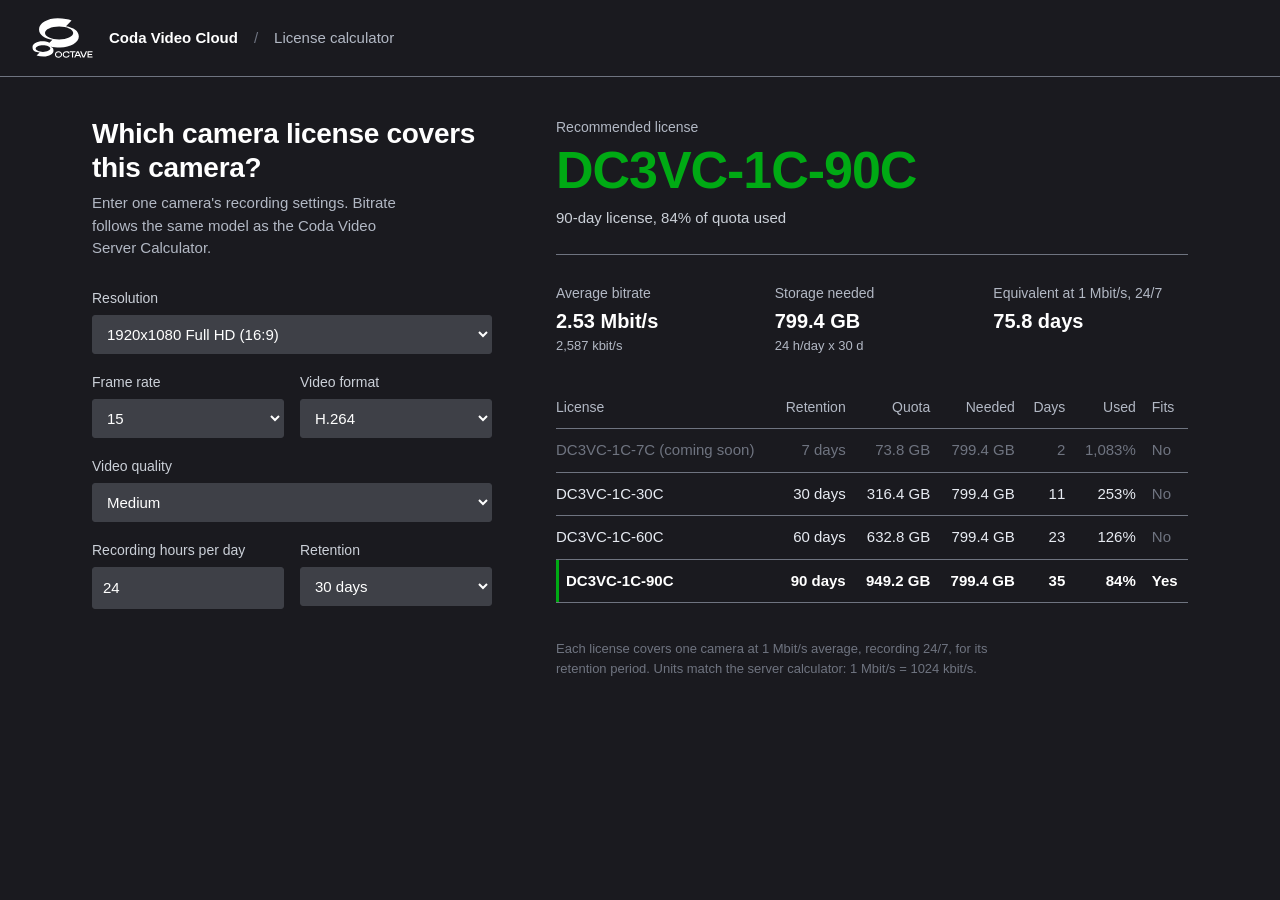
<file: index.html>
<!DOCTYPE html>
<html lang="en">
<head>
  <meta charset="utf-8">
  <meta name="viewport" content="width=device-width, initial-scale=1">
  <title>Coda Video Cloud License Calculator</title>
  <link rel="stylesheet" href="css/style.css">
</head>
<body>
  <header class="topbar">
    <img class="logo" src="assets/octave-logo.svg" alt="Octave" width="61" height="40">
    <span class="product">Coda Video Cloud</span>
    <span class="tool">License calculator</span>
  </header>

  <main class="layout">
    <form id="calc" class="inputs" autocomplete="off">
      <h1>Which camera license covers this camera?</h1>
      <p class="lead">Enter one camera's recording settings. Bitrate follows the same model as the Coda Video Server Calculator.</p>

      <div class="field">
        <label for="resolution">Resolution</label>
        <select id="resolution" name="resolution"></select>
      </div>
      <div class="row">
        <div class="field">
          <label for="fps">Frame rate</label>
          <select id="fps" name="fps"></select>
        </div>
        <div class="field">
          <label for="codec">Video format</label>
          <select id="codec" name="codec">
            <option value="H.264">H.264</option>
            <option value="H.265">H.265</option>
          </select>
        </div>
      </div>
      <div class="field">
        <label for="quality">Video quality</label>
        <select id="quality" name="quality">
          <option value="Low">Low</option>
          <option value="Medium" selected>Medium</option>
          <option value="High">High</option>
          <option value="Custom">Custom bitrate</option>
        </select>
      </div>
      <div id="customWrap" class="field hidden">
        <label for="customKbps">Average bitrate, kbit/s</label>
        <input id="customKbps" name="customKbps" type="number" min="1" step="1" value="1024">
      </div>
      <div class="row">
        <div class="field">
          <label for="hours">Recording hours per day</label>
          <input id="hours" name="hours" type="number" min="1" max="24" step="1" value="24">
        </div>
        <div class="field">
          <label for="retention">Retention</label>
          <select id="retention" name="retention"></select>
        </div>
      </div>
    </form>

    <section class="results" aria-live="polite">
      <div id="recommend" class="recommend">
        <p class="recommend-label">Recommended license</p>
        <p id="sku" class="sku">-</p>
        <p id="skuNote" class="note"></p>
      </div>

      <dl class="stats">
        <div><dt>Average bitrate</dt><dd id="bitrate">-</dd></div>
        <div><dt>Storage needed</dt><dd id="storage">-</dd></div>
        <div><dt>Equivalent at 1 Mbit/s, 24/7</dt><dd id="equivDays">-</dd></div>
      </dl>

      <table class="tiers">
        <thead>
          <tr><th>License</th><th class="num">Retention</th><th class="num">Quota</th><th class="num">Needed</th><th class="num">Days</th><th class="num">Used</th><th>Fits</th></tr>
        </thead>
        <tbody id="tierRows"></tbody>
      </table>

      <div id="over" class="over hidden">
        <h2>No license covers these settings</h2>
        <p id="overDays"></p>
        <p id="overLimit"></p>
        <p>Highest frame rate per quality that fits DC3VC-1C-90C at this resolution and format:</p>
        <ul id="hints"></ul>
      </div>

      <p class="footnote">Each license covers one camera at 1 Mbit/s average, recording 24/7, for its retention period. Units match the server calculator: 1 Mbit/s = 1024 kbit/s.</p>
    </section>
  </main>

  <script type="module" src="js/app.js"></script>
</body>
</html>
</file>
<file: css/style.css>
:root {
  --black: #1A1A1F;
  --gray5: #3E4047;
  --gray4: #6F7480;
  --gray3: #B2B8C4;
  --gray2: #CBD0D8;
  --gray1: #E7EBF2;
  --white: #FFFFFF;
  --aqua: #00FFFF;
  --green: #4FFF00;
  --orange: #F46600;
  --pink: #FF00C7;
  --datagreen: #00AA14;
  --line: #6F7480;
}

* { box-sizing: border-box; }

html { background: var(--black); }
body {
  margin: 0;
  font-family: Aptos, "Segoe UI Variable", "Segoe UI", -apple-system, BlinkMacSystemFont, Helvetica, Arial, sans-serif;
  font-size: 15px;
  line-height: 1.5;
  color: var(--gray1);
  background: var(--black);
}

.topbar {
  display: flex;
  align-items: center;
  gap: 16px;
  padding: 18px 32px;
  border-bottom: 1px solid var(--line);
}
.logo { display: block; color: var(--white); }
.product { font-weight: 600; color: var(--white); }
.tool { color: var(--gray3); }
.tool::before { content: "/"; color: var(--gray4); margin-right: 16px; }

.layout {
  display: grid;
  grid-template-columns: minmax(280px, 400px) minmax(0, 1fr);
  gap: 64px;
  max-width: 1160px;
  margin: 0 auto;
  padding: 40px 32px 64px;
}
@media (max-width: 860px) {
  .layout { grid-template-columns: 1fr; gap: 40px; padding: 28px 16px 48px; }
  .topbar { padding: 14px 16px; }
}

h1 {
  margin: 0 0 8px;
  font-size: 28px;
  line-height: 1.2;
  font-weight: 600;
  color: var(--white);
  letter-spacing: -0.01em;
}
.lead { margin: 0 0 28px; color: var(--gray3); max-width: 38ch; }

.field { margin-bottom: 18px; }
.row { display: grid; grid-template-columns: 1fr 1fr; gap: 16px; }
.field label { display: block; margin-bottom: 6px; color: var(--gray2); font-size: 14px; }
select, input {
  width: 100%;
  padding: 9px 10px;
  font: inherit;
  color: var(--white);
  background: var(--gray5);
  border: 1px solid var(--gray5);
  border-radius: 3px;
}
select:focus-visible, input:focus-visible {
  outline: none;
  border-color: var(--aqua);
}

.hidden { display: none !important; }

.recommend {
  padding-bottom: 24px;
  border-bottom: 1px solid var(--line);
  margin-bottom: 28px;
}
.recommend p { margin: 0; }
.recommend-label { color: var(--gray3); font-size: 14px; }
.sku {
  font-size: clamp(34px, 5vw, 52px);
  line-height: 1.1;
  font-weight: 600;
  letter-spacing: -0.02em;
  color: var(--datagreen);
  margin: 4px 0 8px !important;
  font-variant-numeric: tabular-nums;
}
.recommend.none .sku { color: var(--orange); }
.note { color: var(--gray2); }

.stats {
  display: grid;
  grid-template-columns: repeat(3, 1fr);
  gap: 24px;
  margin: 0 0 32px;
}
@media (max-width: 560px) { .stats { grid-template-columns: 1fr; gap: 14px; } }
.stats dt { color: var(--gray3); font-size: 14px; }
.stats dd { margin: 2px 0 0; font-size: 20px; font-weight: 600; color: var(--white); font-variant-numeric: tabular-nums; }
.stats dd small { display: block; font-size: 13px; font-weight: 400; color: var(--gray3); }

.tiers { width: 100%; border-collapse: collapse; font-variant-numeric: tabular-nums; }
.tiers th, .tiers td { padding: 10px 8px; text-align: left; border-bottom: 1px solid var(--line); }
.tiers th { font-weight: 400; color: var(--gray3); font-size: 14px; }
.tiers .num { text-align: right; }
.tiers td:first-child { padding-left: 0; }
.tiers th:first-child { padding-left: 0; }
.tiers tr.pick td { color: var(--white); font-weight: 600; }
.tiers tr.pick td:first-child { box-shadow: inset 3px 0 0 var(--datagreen); padding-left: 10px; }
.tiers tr.na td { color: var(--gray4); }
.tiers td.yes { color: var(--green); }
.tiers td.no { color: var(--gray4); }

.over {
  margin-top: 28px;
  padding: 18px 20px;
  border-left: 3px solid var(--orange);
  background: rgba(62, 64, 71, 0.45);
}
.over h2 { margin: 0 0 8px; font-size: 17px; color: var(--white); }
.over p { margin: 6px 0; color: var(--gray2); }
.over ul { margin: 6px 0 0; padding-left: 18px; color: var(--gray2); }
.over strong { color: var(--white); }

.footnote { margin: 36px 0 0; color: var(--gray4); font-size: 13px; max-width: 64ch; }

@media (prefers-reduced-motion: no-preference) {
  .sku { transition: color .2s ease; }
}
</file>
